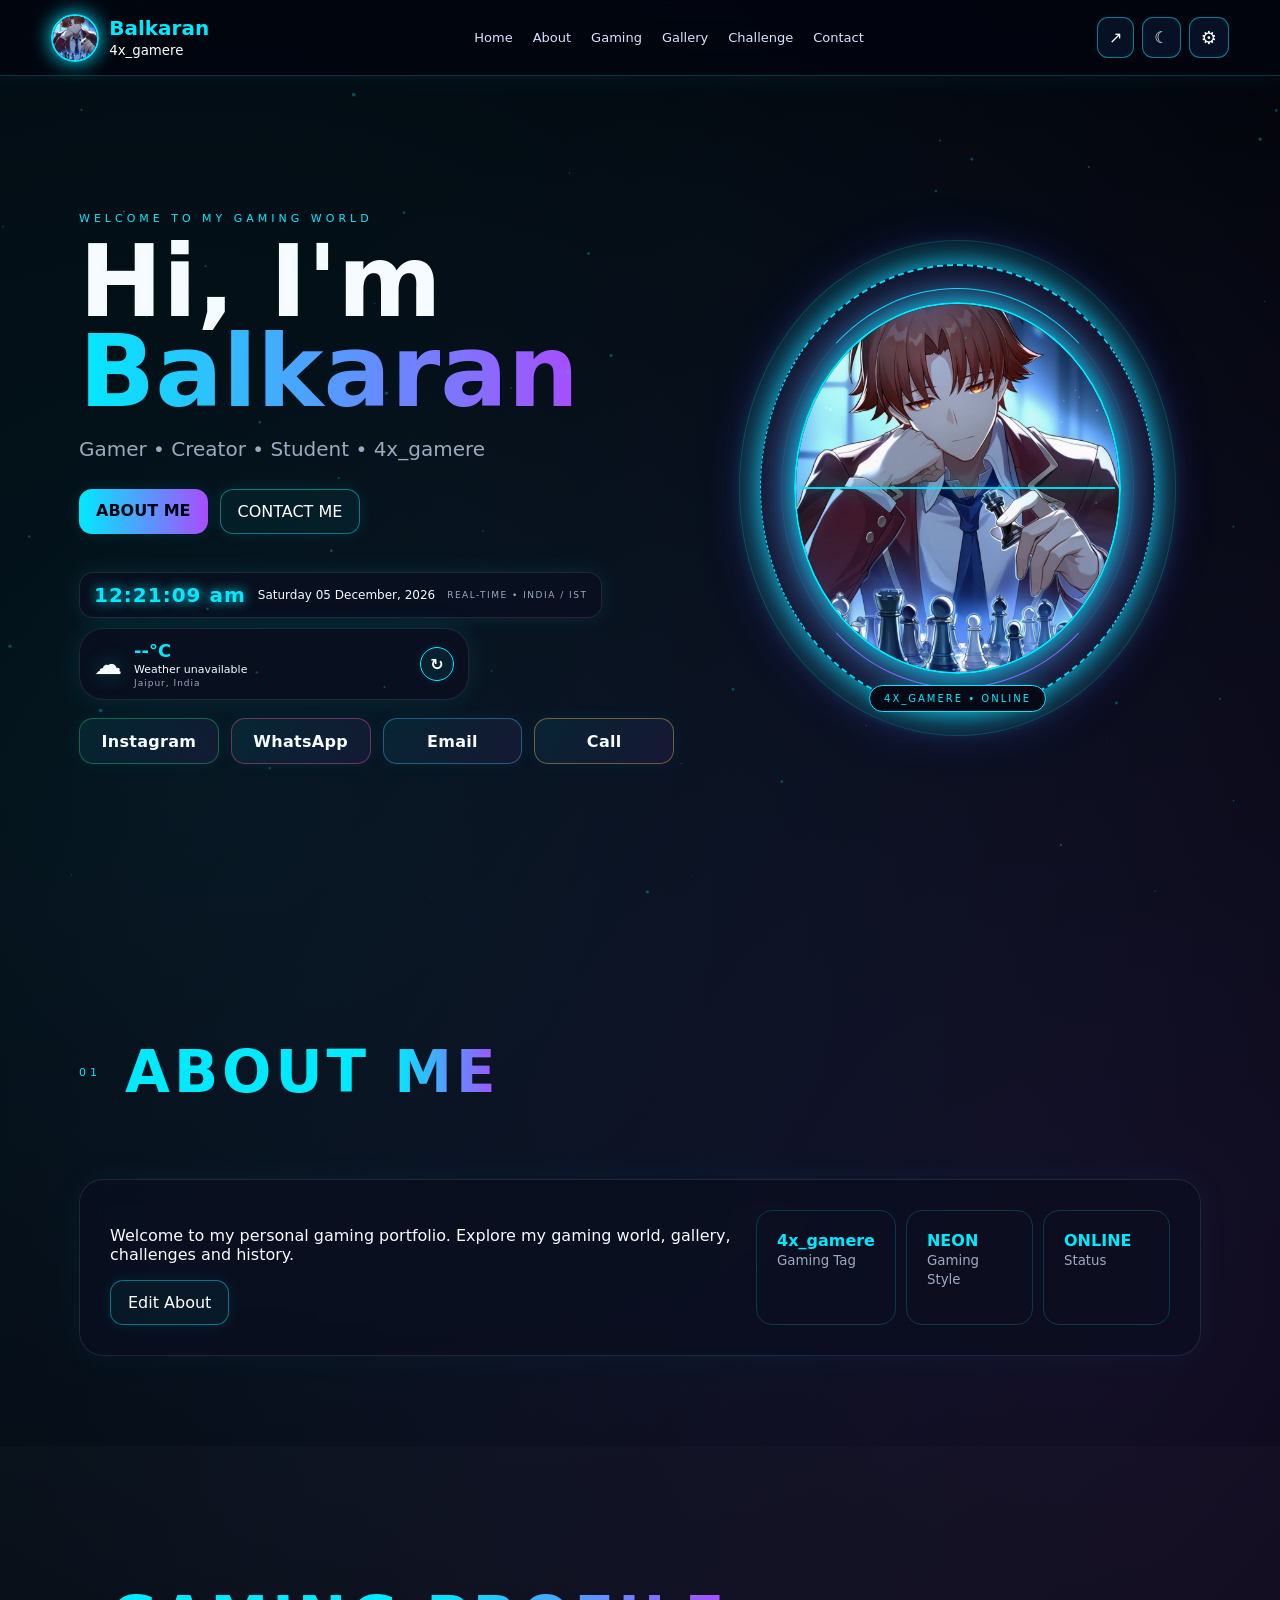
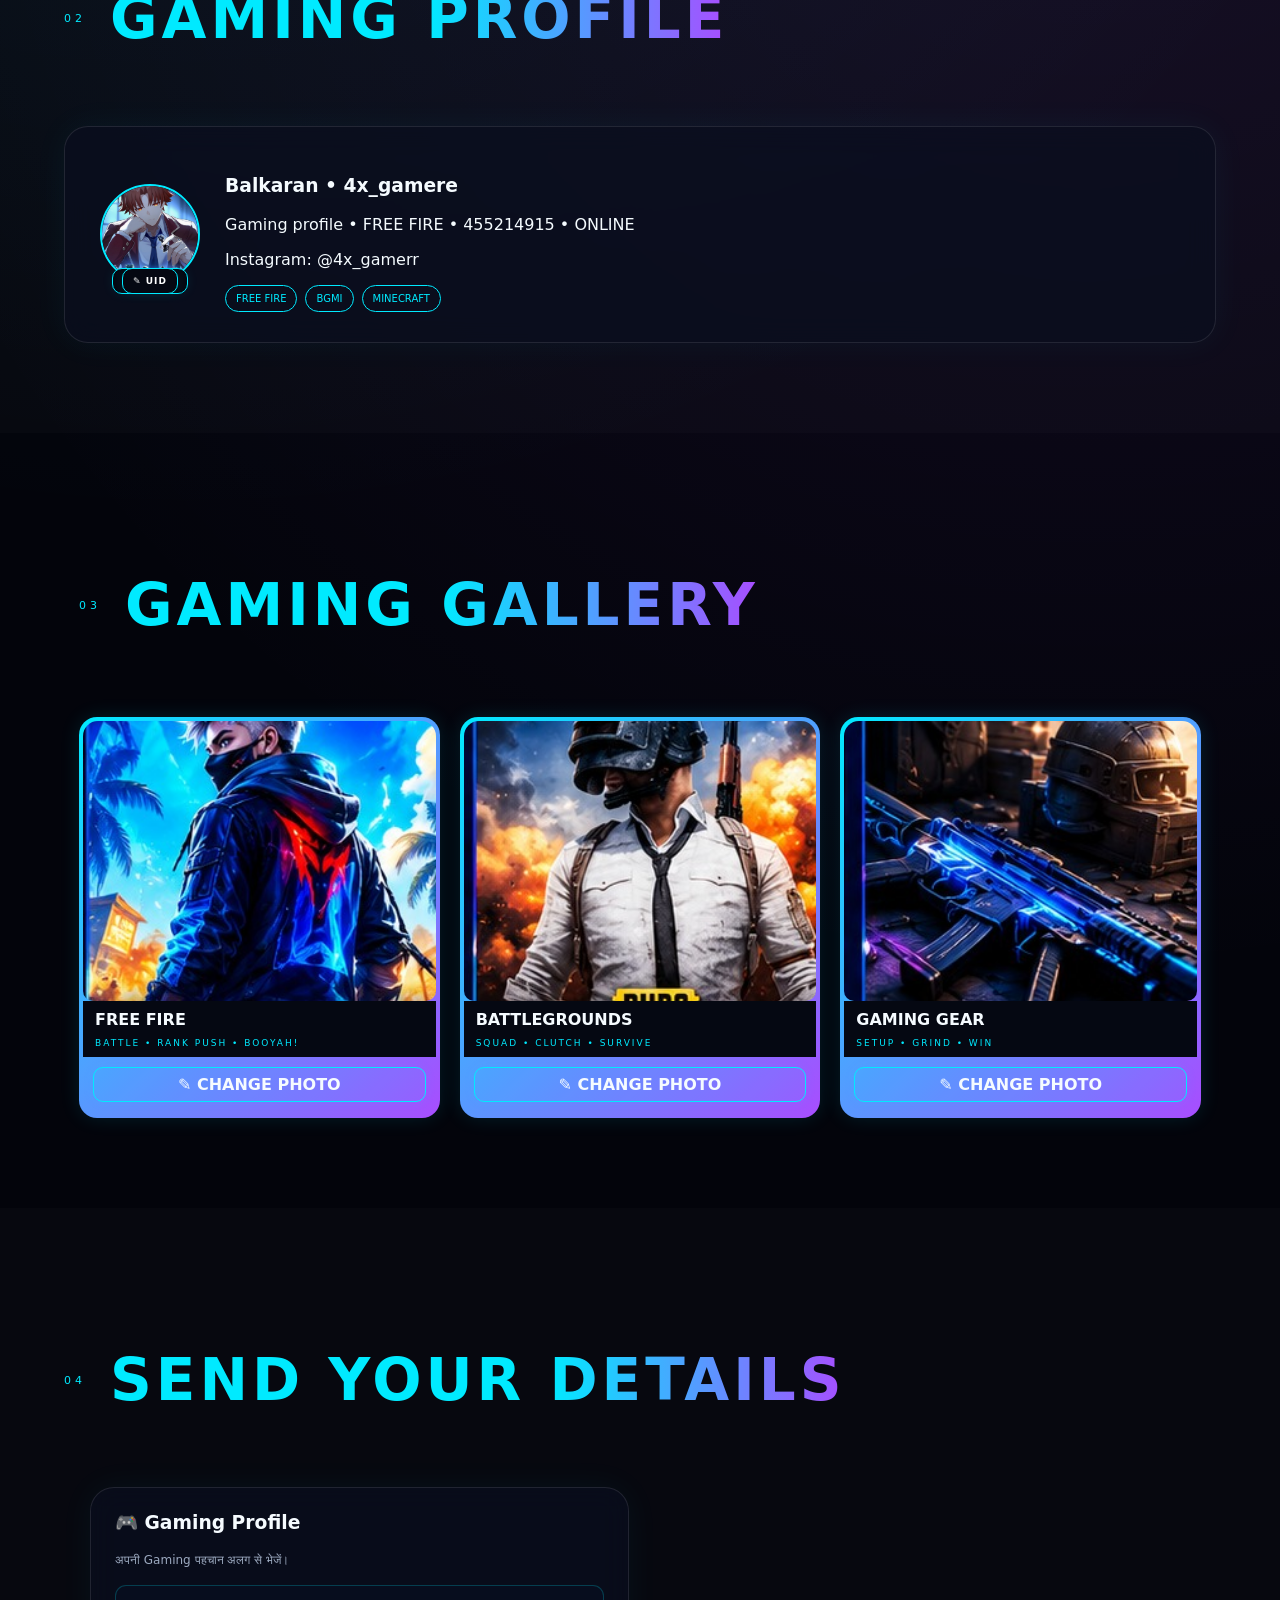
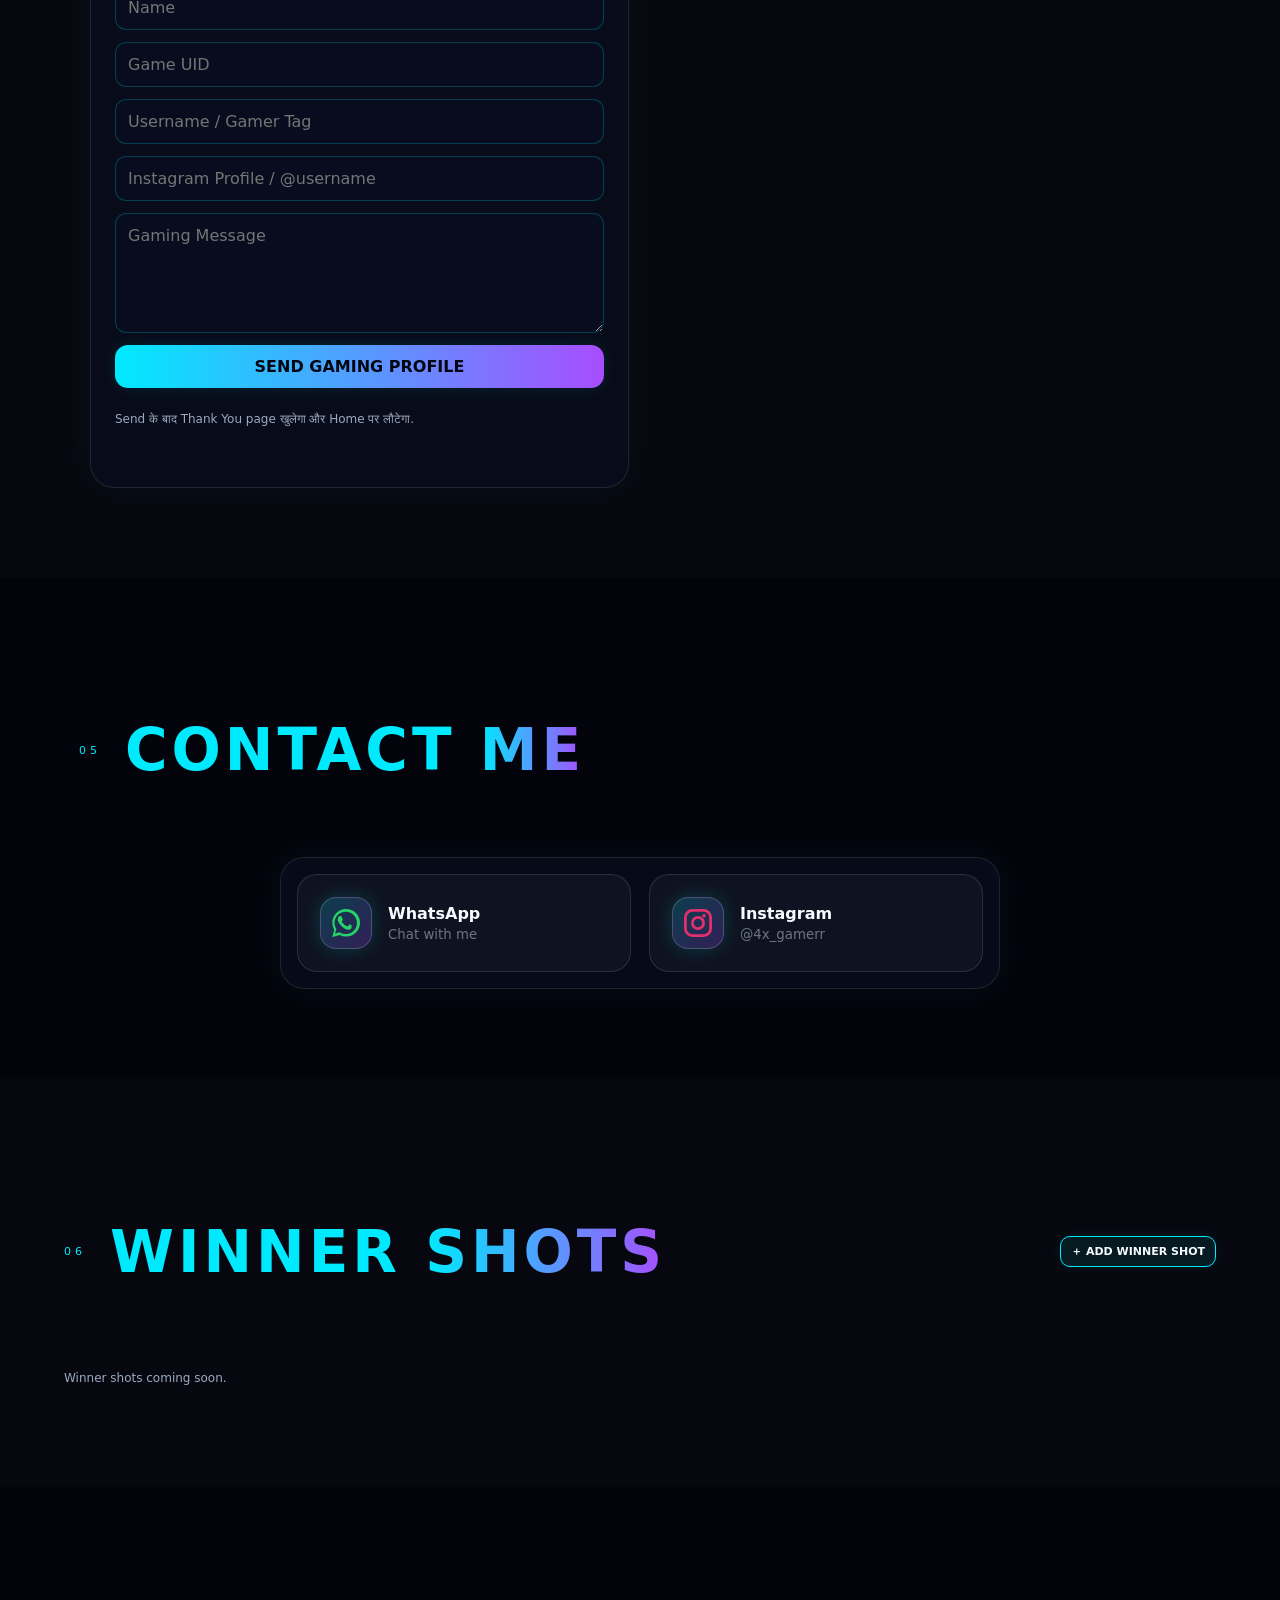
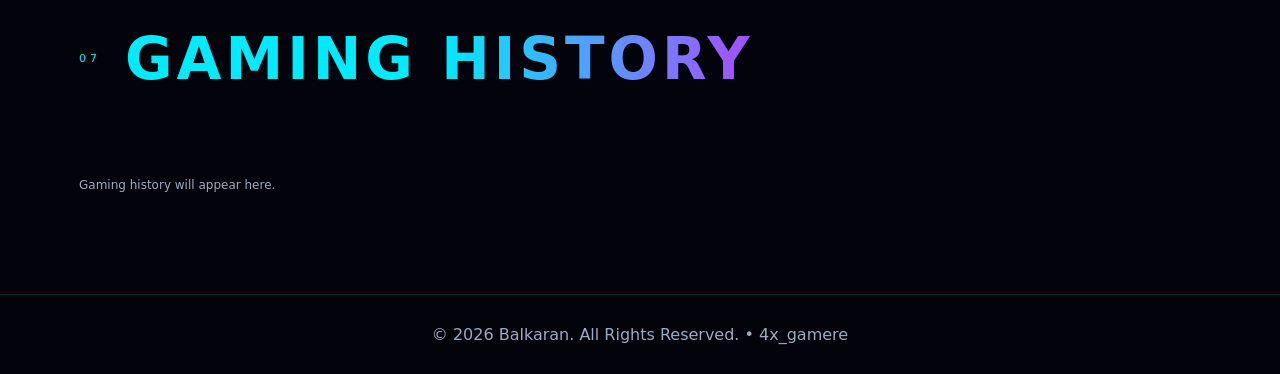
<file: index.html>
<!doctype html><html lang="en"><head><meta charset="utf-8"><meta name="viewport" content="width=device-width,initial-scale=1"><title>Balkaran • 4x_gamere</title><meta name="description" content="Balkaran's premium neon gaming portfolio"><link rel="stylesheet" href="style.css"></head><body>
<div id="loader"><div class="loader-core">4X</div><div>LOADING GAMING WORLD...</div></div>
<canvas id="particles"></canvas><div id="cursorGlow"></div><div class="orbs"></div>
<header><a class="brand" href="#home"><img id="navPhoto" src="profile.jpg"><span><b data-name>BALKARAN</b><small>4x_gamere</small></span></a><nav><a href="#home">Home</a><a href="#about">About</a><a href="#gaming">Gaming</a><a href="#gallery">Gallery</a><a href="#challenge">Challenge</a><a href="#contact">Contact</a></nav><div class="top-actions"><button id="shareBtn" title="Share">↗</button><button id="themeBtn" title="Theme">☾</button><button id="settingsBtn" title="Owner Settings">⚙</button></div><button id="ownerUnlock" class="owner-unlock" aria-label="Owner settings">●</button></header>
<main>
<section id="home" class="hero"><div class="hero-copy"><div class="eyebrow">WELCOME TO MY GAMING WORLD</div><h1>Hi, I'm <span data-name>Balkaran</span></h1><p data-tagline>Gamer • Creator • Student • 4x_gamere</p><div class="actions"><a class="btn primary" href="#about">ABOUT ME</a><a class="btn" href="#contact">CONTACT ME</a></div><div class="live-clock glass"><b id="liveTime">--:--:--</b><span id="liveDate">Loading date...</span><small>REAL-TIME • INDIA / IST</small></div><div class="weather-card glass" id="weatherCard"><div class="weather-icon" id="weatherIcon">☁️</div><div><b id="weatherTemp">--°C</b><span id="weatherText">Live weather loading…</span><small id="weatherPlace">Detecting location…</small></div><button id="weatherLocate" class="mini-btn" type="button">↻</button></div><div class="socials"><a data-instagram href="https://www.instagram.com/4x_gamerr?stkn=YXRtZG1xYzZ2ejNl" target="_blank">Instagram</a><a data-whatsapp href="https://wa.me/916376123905" target="_blank">WhatsApp</a><a data-email href="mailto:baluffid@gmail.com">Email</a><a data-phone href="tel:+916376123905">Call</a></div></div><div class="profile-wrap"><div class="hack-ring"></div><img id="profilePhoto" class="profile" src="profile.jpg" alt="Balkaran profile photo"><div class="scan"></div><div class="profile-label">4X_GAMERE • ONLINE</div></div></section>
<section id="about" class="section"><div class="section-title">01 <h2>ABOUT <span>ME</span></h2></div><div class="glass about-grid"><div><p id="aboutText">Welcome to my personal gaming portfolio. Explore my gaming world, gallery, challenges and history.</p><button class="btn" id="editAboutBtn">Edit About</button></div><div class="stats"><div><b>4x_gamere</b><small>Gaming Tag</small></div><div><b>NEON</b><small>Gaming Style</small></div><div><b>ONLINE</b><small>Status</small></div></div></div></section>
<section id="gaming" class="section alt"><div class="section-title">02 <h2>GAMING <span>PROFILE</span></h2></div><div class="glass gaming-card"><div class="mini-photo-wrap"><img src="profile.jpg" class="mini-profile"><button id="changePhotoBtn" class="mini-btn" type="button">✎ PHOTO</button><button id="editGamingProfileBtn" class="mini-btn" type="button">✎ UID</button><input id="profilePhotoInput" type="file" accept="image/*" hidden></div><div><h3 id="gamingNameText">Balkaran • 4x_gamere</h3><p>Gaming profile • <span id="gamingGameText">FREE FIRE</span> • <span id="gamingUidText">455214915</span> • <span id="statusText">ONLINE</span></p><p>Instagram: <a id="gamingIgText" href="https://www.instagram.com/4x_gamerr?stkn=YXRtZG1xYzZ2ejNl" target="_blank">@4x_gamerr</a></p><div class="chips"><span>FREE FIRE</span><span>BGMI</span><span>MINECRAFT</span></div></div></div></section>
<section id="gallery" class="section"><div class="section-title">03 <h2>GAMING <span>GALLERY</span></h2></div><div class="gallery"><article><img id="galleryImg1" src="gallery1.jpg"><b>FREE FIRE</b><small>BATTLE • RANK PUSH • BOOYAH!</small><button class="mini-btn gallery-slot-btn" data-gallery-slot="1" type="button">✎ CHANGE PHOTO</button></article><article><img id="galleryImg2" src="gallery2.jpg"><b>BATTLEGROUNDS</b><small>SQUAD • CLUTCH • SURVIVE</small><button class="mini-btn gallery-slot-btn" data-gallery-slot="2" type="button">✎ CHANGE PHOTO</button></article><article><img id="galleryImg3" src="gallery3.jpg"><b>GAMING GEAR</b><small>SETUP • GRIND • WIN</small><button class="mini-btn gallery-slot-btn" data-gallery-slot="3" type="button">✎ CHANGE PHOTO</button></article></div><input id="galleryInput1" type="file" accept="image/*" hidden><input id="galleryInput2" type="file" accept="image/*" hidden><input id="galleryInput3" type="file" accept="image/*" hidden></section>
<section id="challenge" class="section alt"><div class="section-title">04 <h2>SEND YOUR <span>DETAILS</span></h2></div><div class="send-grid"><div class="glass send-card"><h3>🎮 Gaming Profile</h3><p class="muted">अपनी Gaming पहचान अलग से भेजें।</p><form id="challengeForm" class="form" style="margin-top:18px"><input name="name" id="challengerName" placeholder="Name" autocomplete="name" required><input name="uid" id="challengerUid" placeholder="Game UID" required><input name="username" id="challengerUsername" placeholder="Username / Gamer Tag" required><input name="instagram" id="challengerInstagram" placeholder="Instagram Profile / @username" required><textarea name="message" id="challengeMsg" placeholder="Gaming Message" required></textarea><button class="btn primary" type="submit">SEND GAMING PROFILE</button><p class="form-note">Send के बाद Thank You page खुलेगा और Home पर लौटेगा.</p></form></div></div></section>
<section id="contact" class="section"><div class="section-title">05 <h2>CONTACT <span>ME</span></h2></div><div class="contact-links glass"><a class="contact-link whatsapp-link" href="https://wa.me/916376123905" target="_blank" rel="noopener"><span class="contact-icon brand-whatsapp" aria-hidden="true"><svg viewBox="0 0 24 24"><path d="M20.5 3.5A11.8 11.8 0 0 0 12.1 0C5.6 0 .3 5.3.3 11.8c0 2.1.6 4.1 1.6 5.9L.2 24l6.5-1.7a11.8 11.8 0 0 0 5.4 1.3h.1c6.5 0 11.8-5.3 11.8-11.8 0-3.2-1.2-6.1-3.5-8.3ZM12.1 21.5h-.1c-1.8 0-3.6-.5-5.1-1.4l-.4-.2-3.8 1 1-3.7-.2-.4a9.6 9.6 0 1 1 8.6 4.7Zm5.3-7.2c-.3-.2-1.8-.9-2-1s-.5-.2-.7.2c-.2.3-.8 1-1 1.2-.2.2-.4.2-.7.1-2-.9-3.3-1.7-4.6-3.8-.3-.5.3-.5.8-1.6.1-.3 0-.5-.1-.7l-.9-2.1c-.2-.5-.5-.5-.7-.5h-.6c-.2 0-.6.1-.9.4-.3.3-1.1 1.1-1.1 2.6s1.1 3 1.3 3.2c.2.2 2.2 3.4 5.3 4.8 2.1.9 2.5.7 3 .7.5 0 1.8-.7 2.1-1.3.3-.6.3-1.2.2-1.3-.1-.1-.3-.2-.6-.4Z"/></svg></span><span><b>WhatsApp</b><small>Chat with me</small></span></a><a class="contact-link instagram-link" href="https://www.instagram.com/4x_gamerr?stkn=YXRtZG1xYzZ2ejNl" target="_blank" rel="noopener"><span class="contact-icon brand-instagram" aria-hidden="true"><svg viewBox="0 0 24 24"><path d="M7.2 0h9.6A7.2 7.2 0 0 1 24 7.2v9.6a7.2 7.2 0 0 1-7.2 7.2H7.2A7.2 7.2 0 0 1 0 16.8V7.2A7.2 7.2 0 0 1 7.2 0Zm0 2.4a4.8 4.8 0 0 0-4.8 4.8v9.6a4.8 4.8 0 0 0 4.8 4.8h9.6a4.8 4.8 0 0 0 4.8-4.8V7.2a4.8 4.8 0 0 0-4.8-4.8H7.2Zm9.9 1.8a1.5 1.5 0 1 1 0 3 1.5 1.5 0 0 1 0-3ZM12 6a6 6 0 1 1 0 12 6 6 0 0 1 0-12Zm0 2.4A3.6 3.6 0 1 0 12 15.6 3.6 3.6 0 0 0 12 8.4Z"/></svg></span><span><b>Instagram</b><small>@4x_gamerr</small></span></a></div></section>
<section id="winners" class="section alt"><div class="section-title">06 <h2>WINNER <span>SHOTS</span></h2><button id="addWinnerPublic" class="mini-btn winner-add-btn" type="button">＋ ADD WINNER SHOT</button></div><input id="winnerGalleryInput" type="file" accept="image/*" hidden><div id="winnerGrid" class="winner-grid"></div></section>
<section id="history" class="section"><div class="section-title">07 <h2>GAMING <span>HISTORY</span></h2></div><div id="historyGrid" class="history-grid"></div></section>
</main><footer>© 2026 Balkaran. All Rights Reserved. • 4x_gamere</footer>
<div id="settings" class="drawer"><div class="backdrop"></div><aside><button class="close">×</button><h2>⚙ OWNER THEME</h2><p class="muted">Owner PIN के बाद सिर्फ Color Theme बदलने का option है।</p><label>Color Theme<select id="themeSelect"><option value="cyan">Cyan + Purple</option><option value="pink">Pink + Blue</option><option value="green">Matrix Green</option><option value="gold">Gold + Orange</option><option value="ice">Ice Blue</option></select></label></aside></div><script src="script.js"></script></body></html>
</file>
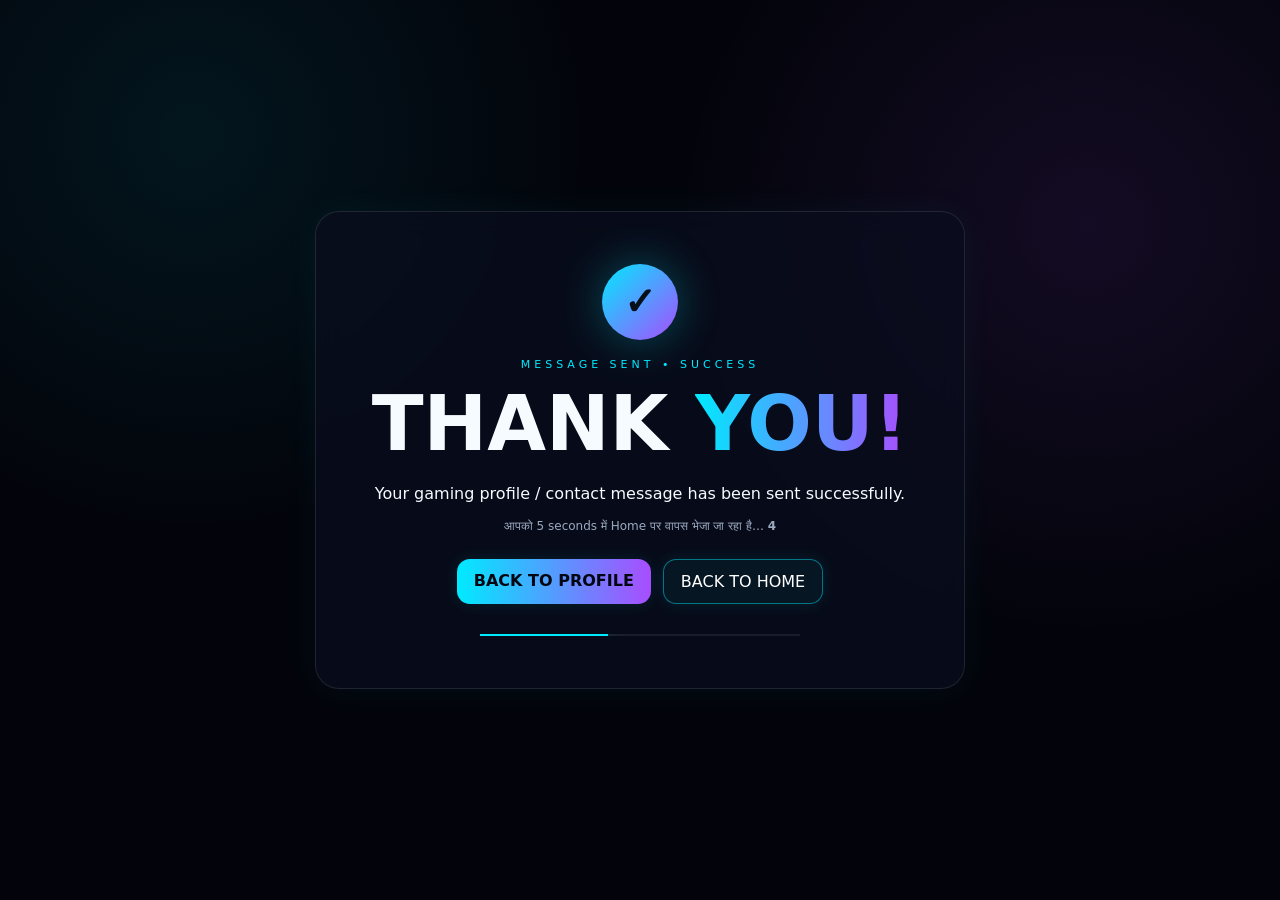
<file: thank-you.html>
<!doctype html><html lang="en"><head><meta charset="utf-8"><meta name="viewport" content="width=device-width,initial-scale=1"><meta http-equiv="refresh" content="5;url=index.html#home"><title>Thank You • 4x_gamere</title><link rel="stylesheet" href="style.css"></head><body><main class="thanks-page"><section class="glass thanks-card"><div class="success-orb">✓</div><div class="eyebrow">MESSAGE SENT • SUCCESS</div><h1>THANK <span>YOU!</span></h1><p>Your gaming profile / contact message has been sent successfully.</p><p class="muted">आपको 5 seconds में Home पर वापस भेजा जा रहा है… <b id="count">5</b></p><div class="thanks-actions"><a class="btn primary" href="index.html#about">BACK TO PROFILE</a><a class="btn" href="index.html#home">BACK TO HOME</a></div><div class="success-line"><i></i></div></section></main><script>let n=5,c=document.getElementById('count');const t=setInterval(()=>{n--;if(n>=0)c.textContent=n;if(n<0)clearInterval(t)},1000)</script></body></html>
</file>
<file: style.css>
:root{--n:#00eaff;--n2:#a84dff;--bg:#03040b;--card:rgba(10,14,31,.72);--text:#f5fbff;--muted:#9caac0}*{box-sizing:border-box}html{scroll-behavior:smooth}body{margin:0;background:radial-gradient(circle at 15% 15%,rgba(0,234,255,.08),transparent 30%),radial-gradient(circle at 85% 25%,rgba(168,77,255,.1),transparent 32%),var(--bg);color:var(--text);font-family:Inter,system-ui,Arial;overflow-x:hidden}body:after{content:"";position:fixed;inset:0;pointer-events:none;background:linear-gradient(rgba(255,255,255,.012) 1px,transparent 1px);background-size:100% 4px;opacity:.25;z-index:2}button,a,input,textarea,select{font:inherit}a{color:inherit;text-decoration:none}header{position:sticky;top:0;z-index:50;height:76px;display:flex;align-items:center;gap:25px;padding:10px 4%;background:rgba(2,4,14,.8);backdrop-filter:blur(16px);border-bottom:1px solid rgba(0,234,255,.22);box-shadow:0 0 25px rgba(0,234,255,.08)}.brand{display:flex;align-items:center;gap:10px;min-width:190px}.brand img{width:48px;height:48px;border-radius:50%;object-fit:cover;border:2px solid var(--n);box-shadow:0 0 20px var(--n)}.brand b{display:block;color:var(--n);font-size:20px}.brand small{color:#fff}nav{display:flex;gap:20px;flex:1;justify-content:center}nav a{font-size:13px;color:#d8e4ff}nav a:hover{color:var(--n);text-shadow:0 0 12px var(--n)}.top-actions{display:flex;gap:8px}.top-actions button{border:1px solid rgba(0,234,255,.5);background:#071126;color:#fff;border-radius:11px;padding:9px 11px;cursor:pointer}.hero{min-height:calc(100vh - 76px);display:grid;grid-template-columns:1.1fr .9fr;align-items:center;gap:40px;max-width:1250px;margin:auto;padding:70px 5%}.eyebrow,.section-title{letter-spacing:4px;color:var(--n);font-size:11px}.hero h1{font-size:clamp(55px,8vw,100px);line-height:.9;margin:12px 0}.hero h1 span,.section-title h2 span{background:linear-gradient(90deg,var(--n),var(--n2));-webkit-background-clip:text;color:transparent}.hero p{font-size:20px;color:var(--muted)}.actions{display:flex;gap:12px;margin:28px 0}.btn{display:inline-block;border:1px solid rgba(0,234,255,.45);background:rgba(0,234,255,.05);color:#fff;border-radius:13px;padding:12px 17px;cursor:pointer;box-shadow:0 0 15px rgba(0,234,255,.1)}.btn.primary{background:linear-gradient(90deg,var(--n),var(--n2));color:#020611;border:0;font-weight:900}.socials{display:flex;gap:10px;flex-wrap:wrap}.socials a{padding:9px 13px;border-radius:12px;background:rgba(255,255,255,.04);border:1px solid rgba(255,255,255,.1)}.profile-wrap{width:min(420px,80vw);aspect-ratio:1;margin:auto;position:relative;display:grid;place-items:center}.profile{width:78%;height:78%;object-fit:cover;border-radius:50%;border:2px solid var(--n);box-shadow:0 0 30px var(--n),0 0 80px rgba(168,77,255,.5);z-index:2}.hack-ring{position:absolute;inset:3%;border-radius:50%;border:2px dashed var(--n);animation:spin 9s linear infinite;box-shadow:0 0 30px var(--n)}.scan{position:absolute;z-index:4;width:75%;height:3px;background:var(--n);box-shadow:0 0 20px var(--n);animation:scan 2.7s linear infinite}.profile-label{position:absolute;bottom:3%;background:#040915;border:1px solid var(--n);padding:7px 14px;border-radius:20px;color:var(--n);z-index:5;font-size:10px;letter-spacing:2px}.section{padding:90px 5%;max-width:1250px;margin:auto}.section.alt{max-width:none;background:rgba(255,255,255,.015)}.section-title h2{display:inline;margin-left:12px;font-size:clamp(34px,5vw,58px)}.glass{background:var(--card);border:1px solid rgba(255,255,255,.1);border-radius:24px;padding:30px;box-shadow:0 0 35px rgba(0,234,255,.05);backdrop-filter:blur(14px)}.about-grid{display:grid;grid-template-columns:1.5fr 1fr;gap:25px;margin-top:25px}.stats{display:grid;grid-template-columns:repeat(3,1fr);gap:10px}.stats div{padding:20px;border:1px solid rgba(0,234,255,.2);border-radius:16px}.stats b{display:block;color:var(--n)}.stats small{color:var(--muted)}.gaming-card{margin-top:25px;display:flex;align-items:center;gap:20px}.mini-profile{width:100px;height:100px;object-fit:cover;border-radius:50%;border:2px solid var(--n)}.chips{display:flex;gap:8px;flex-wrap:wrap}.chips span{padding:7px 10px;border:1px solid var(--n);border-radius:30px;font-size:10px;color:var(--n)}.gallery{display:grid;grid-template-columns:repeat(3,1fr);gap:20px;margin-top:30px}.gallery article{position:relative;overflow:hidden;border-radius:18px;padding:4px;background:linear-gradient(135deg,var(--n),var(--n2));box-shadow:0 0 20px rgba(0,234,255,.12);transition:.25s}.gallery article:hover{box-shadow:0 0 30px rgba(0,234,255,.35)}.gallery img{display:block;width:100%;height:280px;object-fit:cover;border-radius:15px 15px 10px 10px}.gallery b,.gallery small{display:block;background:#050812;padding:9px 12px}.gallery small{padding-top:0;color:var(--n);font-size:9px;letter-spacing:2px}.form{max-width:720px;margin:25px auto;display:grid;gap:12px}.form input,.form textarea,.drawer input,.drawer textarea,.drawer select{width:100%;background:#070d1e;color:#fff;border:1px solid rgba(0,234,255,.22);border-radius:11px;padding:12px}.form textarea,.drawer textarea{min-height:120px;resize:vertical}.winner-grid,.history-grid{display:grid;grid-template-columns:repeat(3,1fr);gap:18px;margin-top:25px}.winner-card,.history-card{padding:12px;border:1px solid rgba(0,234,255,.22);background:var(--card);border-radius:18px}.winner-card img{width:100%;aspect-ratio:16/10;object-fit:cover;border-radius:12px}.winner-card button,.history-card button{margin-top:8px;background:#150917;color:#fff;border:1px solid #ff4bce;border-radius:9px;padding:7px;cursor:pointer}footer{text-align:center;padding:30px;color:var(--muted);border-top:1px solid rgba(0,234,255,.12)}#loader{position:fixed;inset:0;background:#02030a;display:grid;place-content:center;text-align:center;z-index:99999;color:var(--n);letter-spacing:3px}.loader-core{font-size:65px;font-weight:1000;text-shadow:0 0 30px var(--n);animation:pulse 1s infinite}.drawer{display:none;position:fixed;inset:0;z-index:9999}.drawer.open{display:block}.backdrop{position:absolute;inset:0;background:rgba(0,0,0,.7);backdrop-filter:blur(7px)}.drawer aside{position:absolute;right:0;top:0;height:100%;width:min(440px,95vw);overflow:auto;background:#070a18;border-left:1px solid var(--n);padding:25px;box-shadow:-20px 0 70px rgba(0,0,0,.7)}.close{position:absolute;right:18px;top:12px;background:none;border:0;color:#fff;font-size:30px;cursor:pointer}.drawer label{display:block;margin:15px 0;color:#b9c7df;font-size:12px}.drawer label input,.drawer label select,.drawer label textarea{margin-top:7px}.drawer hr{border:0;border-top:1px solid rgba(255,255,255,.1);margin:22px 0}.danger{border-color:#ff5577;color:#ff9ab0}.muted,.form-note{color:var(--muted);font-size:12px}.gallery-anim-glow .gallery article{animation:glow 2.5s ease-in-out infinite alternate}.gallery-anim-float .gallery article{animation:float 3s ease-in-out infinite}.gallery-anim-pulse .gallery article{animation:pulse 2s ease-in-out infinite}.gallery-anim-scan .gallery article:after{content:"";position:absolute;left:0;right:0;top:0;height:3px;background:var(--n);box-shadow:0 0 15px var(--n);animation:scan 2.5s linear infinite}.fixed-gallery{transform:none!important}body.no-zoom .gallery img{transform:none!important}.theme-pink{--n:#ff28d7;--n2:#5b65ff}.theme-green{--n:#42ff87;--n2:#00d9ff}.theme-gold{--n:#ffd25a;--n2:#ff7b00}.theme-ice{--n:#9eeaff;--n2:#4d8dff}@keyframes spin{to{transform:rotate(360deg)}}@keyframes scan{0%{transform:translateY(-180px)}100%{transform:translateY(180px)}}@keyframes pulse{50%{opacity:.65;transform:scale(1.03)}}@keyframes glow{to{box-shadow:0 0 35px rgba(0,234,255,.35),0 0 60px rgba(168,77,255,.18)}}@keyframes float{50%{transform:translateY(-6px)}}@media(max-width:900px){nav{display:none}.hero{grid-template-columns:1fr;text-align:center}.socials,.actions{justify-content:center}.gallery,.winner-grid,.history-grid{grid-template-columns:1fr 1fr}.about-grid{grid-template-columns:1fr}}@media(max-width:600px){.gallery,.winner-grid,.history-grid,.stats{grid-template-columns:1fr}.hero{padding-top:50px}.profile-wrap{width:300px}}
#particles{position:fixed;inset:0;width:100%;height:100%;z-index:1;pointer-events:none;opacity:.45}.orbs{z-index:0}.cursor-off~*{}#cursorGlow{position:fixed;left:0;top:0;width:180px;height:180px;border-radius:50%;pointer-events:none;z-index:3;opacity:0;transition:opacity .2s;filter:blur(2px);background:radial-gradient(circle,rgba(0,234,255,.12),transparent 65%)}
body.light-mode{--bg:#eef5ff;--card:rgba(255,255,255,.78);--text:#101827;--muted:#5e6b80;background:radial-gradient(circle at 15% 15%,rgba(0,180,220,.12),transparent 30%),radial-gradient(circle at 85% 25%,rgba(130,70,255,.13),transparent 32%),var(--bg)}body.light-mode header{background:rgba(245,250,255,.82)}body.light-mode .top-actions button,body.light-mode .btn{color:#101827;background:rgba(255,255,255,.7)}body.light-mode .drawer aside{background:#eef4ff;color:#101827}body.light-mode .form input,body.light-mode .form textarea,body.light-mode .drawer input,body.light-mode .drawer textarea,body.light-mode .drawer select{background:#fff;color:#101827}.reduce-motion *, .reduce-motion *:before,.reduce-motion *:after{animation-duration:.001ms!important;animation-iteration-count:1!important;transition:none!important;scroll-behavior:auto!important}.cursor-off #cursorGlow{display:none}@media(max-width:700px){#cursorGlow{display:none}}

.send-grid{display:grid;grid-template-columns:repeat(2,minmax(0,1fr));gap:22px;max-width:1100px;margin:25px auto 0}.send-card{padding:24px}.send-card h3{margin-top:0}.send-card .form{margin-top:14px}@media(max-width:800px){.send-grid{grid-template-columns:1fr}}
.live-clock{display:inline-flex;align-items:center;gap:12px;margin-top:10px;padding:10px 14px!important;border-radius:14px!important;width:max-content;box-shadow:0 0 22px rgba(0,234,255,.10)}.live-clock b{font-size:20px;color:var(--n);font-variant-numeric:tabular-nums;text-shadow:0 0 12px var(--n)}.live-clock span{font-size:12px;color:var(--text)}.live-clock small{font-size:9px;color:var(--muted);letter-spacing:1.5px}.owner-unlock{opacity:0!important;width:12px;height:12px;padding:0!important;border:0!important;background:transparent!important;position:absolute;right:2px}.top-actions #settingsBtn{font-size:18px;font-weight:900}.owner-unlock:focus{outline:none}@media(max-width:600px){.live-clock{margin:10px auto 0}.live-clock b{font-size:17px}.live-clock span{font-size:10px}}

/* FINAL OWNER BUILD ENHANCEMENTS */
.profile-wrap{filter:drop-shadow(0 0 28px rgba(0,234,255,.12));isolation:isolate}
.profile-wrap:before,.profile-wrap:after{content:"";position:absolute;border-radius:50%;pointer-events:none}
.profile-wrap:before{inset:-2%;border:1px solid rgba(0,234,255,.22);box-shadow:inset 0 0 30px rgba(0,234,255,.10),0 0 45px rgba(110,60,255,.12);animation:profileAura 4s ease-in-out infinite}
.profile-wrap:after{inset:8%;border:1px solid rgba(255,255,255,.08);border-top-color:var(--n);border-bottom-color:var(--n2);animation:profileOrbit 5.5s linear infinite}
.profile{transition:transform .45s ease,filter .45s ease;animation:profileFloat 4s ease-in-out infinite;position:relative}
.profile:hover{transform:scale(1.045) rotate(.8deg);filter:saturate(1.15) contrast(1.06)}
.hack-ring{border-width:2px 1px 2px 1px;animation:spin 7s linear infinite,ringPulse 2.8s ease-in-out infinite}
.scan{height:2px;opacity:.9;animation:scan 2.4s linear infinite}
.profile-label{box-shadow:0 0 18px rgba(0,234,255,.16);animation:labelPulse 2.2s ease-in-out infinite}
.mini-photo-wrap{position:relative;width:110px;flex:0 0 110px;display:grid;place-items:center}
.mini-photo-wrap .mini-profile{width:100px;height:100px;animation:profileFloat 4s ease-in-out infinite}
.mini-btn{border:1px solid var(--n);background:rgba(0,234,255,.08);color:var(--text);border-radius:10px;padding:7px 10px;cursor:pointer;font-weight:800;transition:.25s;box-shadow:0 0 12px rgba(0,234,255,.08)}
.mini-btn:hover{transform:translateY(-2px) scale(1.03);box-shadow:0 0 22px rgba(0,234,255,.22);color:var(--n)}
.mini-photo-wrap .mini-btn{position:absolute;bottom:-10px;font-size:9px;letter-spacing:1px;background:#050812;color:#fff}
.weather-card{display:flex;align-items:center;gap:12px;margin-top:10px;padding:11px 14px!important;width:min(390px,100%);box-shadow:0 0 28px rgba(0,234,255,.10)}
.weather-icon{font-size:28px;filter:drop-shadow(0 0 10px rgba(0,234,255,.3));animation:weatherFloat 2.8s ease-in-out infinite}
.weather-card>div:nth-child(2){display:grid;gap:2px;flex:1}.weather-card b{font-size:18px;color:var(--n)}.weather-card span{font-size:11px;color:var(--text)}.weather-card small{font-size:9px;color:var(--muted);letter-spacing:1px}
.weather-card .mini-btn{width:34px;height:34px;border-radius:50%;padding:0;font-size:16px}
.btn{position:relative;overflow:hidden;transition:transform .22s ease,box-shadow .22s ease,filter .22s ease}.btn:before{content:"";position:absolute;inset:0;background:linear-gradient(110deg,transparent 25%,rgba(255,255,255,.28) 50%,transparent 75%);transform:translateX(-120%);transition:transform .65s ease}.btn:hover{transform:translateY(-3px);box-shadow:0 0 25px rgba(0,234,255,.22);filter:brightness(1.08)}.btn:hover:before{transform:translateX(120%)}.btn.sending{animation:sendPulse .65s ease-in-out infinite;pointer-events:none}.btn.send-ready{box-shadow:0 0 32px rgba(0,234,255,.4)}
.send-card{transition:transform .3s ease,box-shadow .3s ease,border-color .3s ease}.send-card:hover{transform:translateY(-5px);border-color:rgba(0,234,255,.4);box-shadow:0 18px 45px rgba(0,0,0,.22),0 0 30px rgba(0,234,255,.08)}
.live-clock{animation:clockGlow 3s ease-in-out infinite}.live-clock b{letter-spacing:1px}
@keyframes profileAura{50%{transform:scale(1.04);opacity:.65}}
@keyframes profileOrbit{to{transform:rotate(360deg)}}
@keyframes profileFloat{50%{transform:translateY(-7px)}}
@keyframes ringPulse{50%{box-shadow:0 0 42px var(--n),0 0 85px rgba(168,77,255,.28)}}
@keyframes labelPulse{50%{box-shadow:0 0 28px rgba(0,234,255,.28)}}
@keyframes weatherFloat{50%{transform:translateY(-3px) scale(1.05)}}
@keyframes clockGlow{50%{box-shadow:0 0 32px rgba(0,234,255,.18)}}
@keyframes sendPulse{50%{transform:scale(1.02);box-shadow:0 0 28px rgba(0,234,255,.35)}}
@media(max-width:700px){.weather-card{margin-left:auto;margin-right:auto}.mini-photo-wrap{margin:auto}.gaming-card{text-align:center;flex-direction:column}.mini-photo-wrap{height:116px}.profile-wrap:before{inset:0}.profile-wrap:after{inset:10%}}
.thanks-page{min-height:100vh;display:grid;place-items:center;padding:24px}.thanks-card{max-width:650px;width:100%;text-align:center;padding:52px 28px;position:relative;overflow:hidden;animation:thanksIn .7s cubic-bezier(.2,.8,.2,1)}.success-orb{width:76px;height:76px;margin:0 auto 18px;border-radius:50%;display:grid;place-items:center;font-size:38px;font-weight:1000;color:#061018;background:linear-gradient(135deg,var(--n),var(--n2));box-shadow:0 0 45px rgba(0,234,255,.3);animation:successPop 1.8s ease-in-out infinite}.thanks-card h1{font-size:clamp(46px,8vw,76px);margin:8px 0}.thanks-card h1 span{background:linear-gradient(90deg,var(--n),var(--n2));-webkit-background-clip:text;color:transparent}.thanks-actions{display:flex;gap:12px;justify-content:center;flex-wrap:wrap;margin-top:26px}.success-line{height:2px;margin:30px auto 0;max-width:320px;background:rgba(255,255,255,.08);overflow:hidden}.success-line i{display:block;width:40%;height:100%;background:var(--n);box-shadow:0 0 16px var(--n);animation:successLine 2s linear infinite}@keyframes thanksIn{from{opacity:0;transform:translateY(22px) scale(.98)}to{opacity:1;transform:none}}@keyframes successPop{50%{transform:scale(1.06);box-shadow:0 0 65px rgba(0,234,255,.42)}}@keyframes successLine{from{transform:translateX(-120%)}to{transform:translateX(360%)}}

.contact-links{display:flex;gap:14px;justify-content:center;align-items:stretch;margin:25px auto 10px;max-width:720px;padding:16px}.contact-link{display:flex;align-items:center;gap:12px;flex:1;min-width:190px;padding:14px 18px;border:1px solid rgba(0,234,255,.25);border-radius:16px;background:rgba(255,255,255,.035);transition:.25s;position:relative;overflow:hidden}.contact-link:after{content:'';position:absolute;inset:0;background:linear-gradient(110deg,transparent,rgba(255,255,255,.08),transparent);transform:translateX(-120%);transition:.45s}.contact-link:hover{transform:translateY(-4px);box-shadow:0 0 25px rgba(0,234,255,.18);border-color:var(--n)}.contact-link:hover:after{transform:translateX(120%)}.contact-icon{width:42px;height:42px;display:grid;place-items:center;border-radius:13px;border:1px solid var(--n);font-size:25px;color:var(--n);box-shadow:0 0 18px rgba(0,234,255,.18)}.contact-link b{display:block}.contact-link small{display:block;color:var(--muted);margin-top:3px}.winner-add-btn{margin-left:18px;vertical-align:middle}.winner-card{animation:cardIn .55s ease both}.winner-card img{transition:.3s}.winner-card:hover img{filter:brightness(1.12);box-shadow:0 0 22px rgba(0,234,255,.2)}@keyframes cardIn{from{opacity:0;transform:translateY(14px) scale(.98)}to{opacity:1;transform:none}}@media(max-width:700px){.contact-links{flex-direction:column}.contact-link{min-width:0}.winner-add-btn{display:block;margin:12px 0 0}}

/* Premium contact icons */
.contact-links{display:grid;grid-template-columns:repeat(2,minmax(0,1fr));gap:18px;margin-bottom:0}
.contact-link{display:flex;align-items:center;gap:16px;padding:22px;border:1px solid rgba(255,255,255,.12);border-radius:20px;text-decoration:none;color:inherit;transition:transform .25s ease,box-shadow .25s ease,border-color .25s ease}
.contact-link:hover{transform:translateY(-6px) scale(1.02);box-shadow:0 0 30px rgba(0,220,255,.18);border-color:rgba(0,220,255,.5)}
.contact-icon{width:52px;height:52px;display:grid;place-items:center;border-radius:16px;font-size:26px;font-weight:900;background:linear-gradient(135deg,rgba(0,240,255,.2),rgba(160,70,255,.25));border:1px solid rgba(255,255,255,.18)}
.contact-link b,.contact-link small{display:block}.contact-link small{opacity:.65;margin-top:4px}
.gallery-edit-btn,.winner-add-btn{margin-left:auto}.section-title{display:flex;align-items:center;gap:12px;flex-wrap:wrap}
@media(max-width:700px){.contact-links{grid-template-columns:1fr}.gallery-edit-btn{width:100%;margin-left:0}}
.gallery-slot-btn{margin-top:12px;width:100%;}
.contact-icon svg{width:28px;height:28px;fill:currentColor;display:block}
.brand-whatsapp{color:#25D366}.brand-instagram{color:#E1306C}
/* Social contact buttons - updated to match the Mohit version */
.socials{display:grid;grid-template-columns:repeat(4,minmax(0,1fr));gap:12px;margin-top:18px;max-width:760px}
.socials a{display:flex;align-items:center;justify-content:center;min-height:46px;padding:11px 14px;border-radius:14px;text-decoration:none;font-weight:800;letter-spacing:.3px;background:linear-gradient(135deg,rgba(0,234,255,.08),rgba(168,77,255,.08));border:1px solid rgba(0,234,255,.25);box-shadow:0 0 18px rgba(0,234,255,.06);transition:transform .25s ease,box-shadow .25s ease,border-color .25s ease,background .25s ease}
.socials a:hover{transform:translateY(-4px);border-color:var(--n);box-shadow:0 0 26px rgba(0,234,255,.22);background:linear-gradient(135deg,rgba(0,234,255,.15),rgba(168,77,255,.15))}
.socials a:nth-child(1){border-color:rgba(37,211,102,.4)}
.socials a:nth-child(2){border-color:rgba(255,80,180,.4)}
.socials a:nth-child(3){border-color:rgba(80,180,255,.4)}
.socials a:nth-child(4){border-color:rgba(255,190,70,.4)}
.gallery-slot-btn{position:relative;margin:10px 10px 12px;width:calc(100% - 20px)}
@media(max-width:900px){.socials{grid-template-columns:repeat(2,minmax(0,1fr))}}
@media(max-width:500px){.socials{grid-template-columns:1fr}}
</file>
